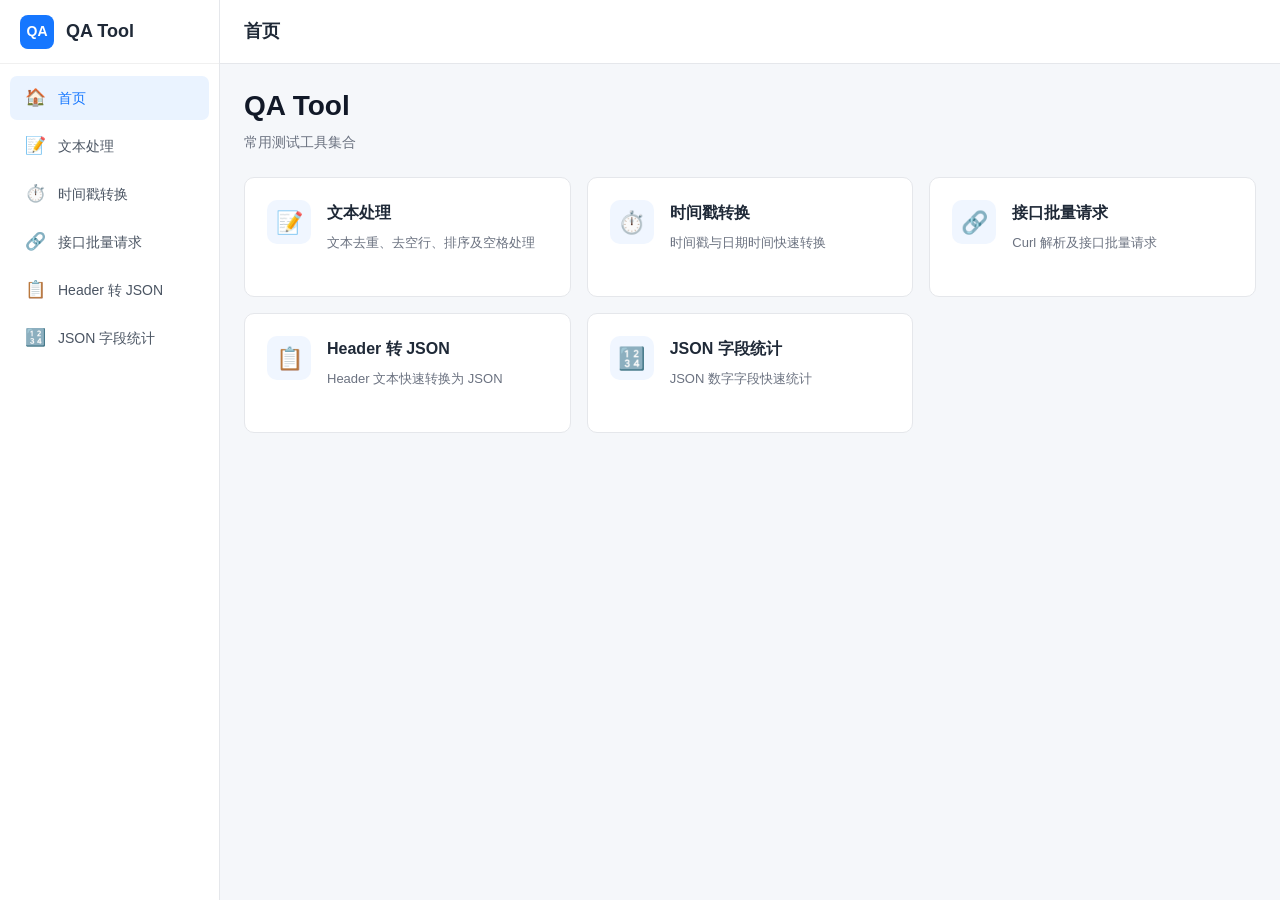
<file: index.html>
<!DOCTYPE html>
<html lang="zh-CN">

<head>

    <meta charset="UTF-8">

    <meta
        name="viewport"
        content="width=device-width, initial-scale=1.0"
    >

    <title>QA Tool</title>


    <!-- ========================================================
         Bootstrap
         ======================================================== -->

    <link
        href="https://cdn.jsdelivr.net/npm/bootstrap@5.3.3/dist/css/bootstrap.min.css"
        rel="stylesheet"
    >


    <!-- ========================================================
         公共 CSS
         ======================================================== -->

    <link
        rel="stylesheet"
        href="css/common.css"
    >


    <!-- ========================================================
         工具 CSS
         ======================================================== -->

    <link
        rel="stylesheet"
        href="css/tools/text_tool.css"
    >

    <link
        rel="stylesheet"
        href="css/tools/timestamp.css"
    >

    <link
        rel="stylesheet"
        href="css/tools/curl_batch.css"
    >

    <link
        rel="stylesheet"
        href="css/tools/header_tool.css"
    >

    <link
        rel="stylesheet"
        href="css/tools/json_sum.css"
    >

</head>


<body>

<div class="app-container">


    <!-- ========================================================
         左侧菜单
         ======================================================== -->

    <aside class="sidebar">

        <!-- Logo -->

        <div class="sidebar-logo">

            <div class="sidebar-logo-icon">
                QA
            </div>

            <div class="sidebar-logo-text">
                QA Tool
            </div>

        </div>


        <!-- 菜单 -->

        <div class="sidebar-menu">


            <!-- 首页 -->

            <div
                class="menu-item active"
                data-page="home"
            >

                <span class="menu-icon">
                    🏠
                </span>

                <span class="menu-text">
                    首页
                </span>

            </div>


            <!-- 文本处理 -->

            <div
                class="menu-item"
                data-page="text-tool"
            >

                <span class="menu-icon">
                    📝
                </span>

                <span class="menu-text">
                    文本处理
                </span>

            </div>


            <!-- 时间戳 -->

            <div
                class="menu-item"
                data-page="timestamp"
            >

                <span class="menu-icon">
                    ⏱️
                </span>

                <span class="menu-text">
                    时间戳转换
                </span>

            </div>


            <!-- 接口批量请求 -->

            <div
                class="menu-item"
                data-page="curl-batch"
            >

                <span class="menu-icon">
                    🔗
                </span>

                <span class="menu-text">
                    接口批量请求
                </span>

            </div>


            <!-- Header -->

            <div
                class="menu-item"
                data-page="header-tool"
            >

                <span class="menu-icon">
                    📋
                </span>

                <span class="menu-text">
                    Header 转 JSON
                </span>

            </div>


            <!-- JSON -->

            <div
                class="menu-item"
                data-page="json-sum"
            >

                <span class="menu-icon">
                    🔢
                </span>

                <span class="menu-text">
                    JSON 字段统计
                </span>

            </div>


        </div>

    </aside>


    <!-- ========================================================
         主区域
         ======================================================== -->

    <main class="main-container">


        <!-- ====================================================
             顶部
             ==================================================== -->

        <header class="topbar">

            <div class="topbar-title">
                首页
            </div>

        </header>


        <!-- ====================================================
             页面内容
             ==================================================== -->

        <div class="content-container">


            <!-- ==================================================
                 首页
                 ================================================== -->

            <section
                id="page-home"
                class="page"
            >

                <div class="home-page">

                    <div class="home-header">

                        <h1>
                            QA Tool
                        </h1>

                        <p>
                            常用测试工具集合
                        </p>

                    </div>


                    <div class="tool-grid">


                        <!-- 文本处理 -->

                        <div
                            class="tool-card"
                            data-page="text-tool"
                        >

                            <div class="tool-card-icon">
                                📝
                            </div>

                            <div class="tool-card-content">

                                <h3>
                                    文本处理
                                </h3>

                                <p>
                                    文本去重、去空行、排序及空格处理
                                </p>

                            </div>

                        </div>


                        <!-- 时间戳 -->

                        <div
                            class="tool-card"
                            data-page="timestamp"
                        >

                            <div class="tool-card-icon">
                                ⏱️
                            </div>

                            <div class="tool-card-content">

                                <h3>
                                    时间戳转换
                                </h3>

                                <p>
                                    时间戳与日期时间快速转换
                                </p>

                            </div>

                        </div>


                        <!-- Curl -->

                        <div
                            class="tool-card"
                            data-page="curl-batch"
                        >

                            <div class="tool-card-icon">
                                🔗
                            </div>

                            <div class="tool-card-content">

                                <h3>
                                    接口批量请求
                                </h3>

                                <p>
                                    Curl 解析及接口批量请求
                                </p>

                            </div>

                        </div>


                        <!-- Header -->

                        <div
                            class="tool-card"
                            data-page="header-tool"
                        >

                            <div class="tool-card-icon">
                                📋
                            </div>

                            <div class="tool-card-content">

                                <h3>
                                    Header 转 JSON
                                </h3>

                                <p>
                                    Header 文本快速转换为 JSON
                                </p>

                            </div>

                        </div>


                        <!-- JSON -->

                        <div
                            class="tool-card"
                            data-page="json-sum"
                        >

                            <div class="tool-card-icon">
                                🔢
                            </div>

                            <div class="tool-card-content">

                                <h3>
                                    JSON 字段统计
                                </h3>

                                <p>
                                    JSON 数字字段快速统计
                                </p>

                            </div>

                        </div>


                    </div>

                </div>

            </section>


            <!-- ==================================================
                 文本处理
                 ================================================== -->

            <section
                id="page-text-tool"
                class="page hidden"
            ></section>


            <!-- ==================================================
                 时间戳
                 ================================================== -->

            <section
                id="page-timestamp"
                class="page hidden"
            ></section>


            <!-- ==================================================
                 接口批量请求
                 ================================================== -->

            <section
                id="page-curl-batch"
                class="page hidden"
            ></section>


            <!-- ==================================================
                 Header
                 ================================================== -->

            <section
                id="page-header-tool"
                class="page hidden"
            ></section>


            <!-- ==================================================
                 JSON 字段统计
                 ================================================== -->

            <section
                id="page-json-sum"
                class="page hidden"
            ></section>


        </div>

    </main>

</div>


<!-- ============================================================
     Bootstrap JS
     ============================================================ -->

<script
    src="https://cdn.jsdelivr.net/npm/bootstrap@5.3.3/dist/js/bootstrap.bundle.min.js">
</script>


<!-- ============================================================
     公共 JS
     ============================================================ -->

<script src="js/common.js"></script>


<!-- ============================================================
     工具 JS
     ============================================================ -->

<script src="js/tools/text_tool.js"></script>

<script src="js/tools/timestamp.js"></script>

<script src="js/tools/curl_batch.js"></script>

<script src="js/tools/header_tool.js"></script>

<script src="js/tools/json_sum.js"></script>


</body>

</html>
</file>
<file: css/common.css>
/* =========================================================
   全局基础样式
   ========================================================= */

* {
    box-sizing: border-box;
}

html,
body {
    margin: 0;
    padding: 0;
    width: 100%;
    height: 100%;
    font-family:
        -apple-system,
        BlinkMacSystemFont,
        "Segoe UI",
        "Microsoft YaHei",
        Arial,
        sans-serif;
    background: #f5f7fa;
    color: #1f2937;
}

body {
    overflow: hidden;
}

button,
input,
textarea,
select {
    font-family: inherit;
}

button {
    cursor: pointer;
}

.hidden {
    display: none !important;
}


/* =========================================================
   主体布局
   ========================================================= */

.app-container {
    display: flex;
    width: 100%;
    height: 100vh;
    min-height: 600px;
}


/* =========================================================
   左侧菜单
   ========================================================= */

.sidebar {
    width: 220px;
    height: 100vh;
    flex-shrink: 0;
    background: #ffffff;
    border-right: 1px solid #e5e7eb;
    display: flex;
    flex-direction: column;
}


/* Logo */

.sidebar-logo {
    height: 64px;
    padding: 0 20px;
    display: flex;
    align-items: center;
    gap: 12px;
    border-bottom: 1px solid #f0f0f0;
}

.sidebar-logo-icon {
    width: 34px;
    height: 34px;
    border-radius: 8px;
    background: #1677ff;
    color: #ffffff;

    display: flex;
    align-items: center;
    justify-content: center;

    font-size: 14px;
    font-weight: 700;
}

.sidebar-logo-text {
    font-size: 18px;
    font-weight: 600;
    color: #1f2937;
}


/* 菜单 */

.sidebar-menu {
    padding: 12px 10px;
    overflow-y: auto;
}

.menu-item {
    height: 44px;
    padding: 0 14px;

    display: flex;
    align-items: center;
    gap: 12px;

    margin-bottom: 4px;

    border-radius: 7px;

    color: #4b5563;

    font-size: 14px;

    transition:
        background-color 0.15s ease,
        color 0.15s ease;
}

.menu-item:hover {
    background: #f3f6fa;
    color: #1677ff;
}

.menu-item.active {
    background: #eaf3ff;
    color: #1677ff;
    font-weight: 500;
}

.menu-icon {
    width: 22px;
    text-align: center;
    font-size: 17px;
    flex-shrink: 0;
}

.menu-text {
    white-space: nowrap;
}


/* =========================================================
   右侧主体
   ========================================================= */

.main-container {
    flex: 1;
    min-width: 0;
    height: 100vh;

    display: flex;
    flex-direction: column;

    background: #f5f7fa;
}


/* =========================================================
   顶部导航
   ========================================================= */

.topbar {
    height: 64px;
    flex-shrink: 0;

    background: #ffffff;
    border-bottom: 1px solid #e5e7eb;

    display: flex;
    align-items: center;

    padding: 0 24px;
}

.topbar-title {
    font-size: 18px;
    font-weight: 600;
    color: #1f2937;
}


/* =========================================================
   内容区域
   ========================================================= */

.content-container {
    flex: 1;
    min-height: 0;

    padding: 24px;

    overflow-y: auto;
    overflow-x: hidden;
}


/* 页面 */

.page {
    width: 100%;
    min-height: 100%;
}


/* =========================================================
   首页
   ========================================================= */

.home-page {
    width: 100%;
    max-width: 1400px;
    margin: 0 auto;
}


/* 首页标题 */

.home-header {
    margin-bottom: 24px;
}

.home-header h1 {
    margin: 0 0 8px;
    font-size: 28px;
    line-height: 1.3;
    font-weight: 600;
    color: #111827;
}

.home-header p {
    margin: 0;
    font-size: 14px;
    color: #6b7280;
}


/* =========================================================
   首页工具卡片
   ========================================================= */

.tool-grid {
    display: grid;

    grid-template-columns:
        repeat(auto-fill, minmax(280px, 1fr));

    gap: 16px;
}

.tool-card {
    min-height: 120px;

    padding: 22px;

    background: #ffffff;
    border: 1px solid #e5e7eb;
    border-radius: 10px;

    display: flex;
    align-items: flex-start;
    gap: 16px;

    cursor: pointer;

    transition:
        transform 0.15s ease,
        box-shadow 0.15s ease,
        border-color 0.15s ease;
}

.tool-card:hover {
    transform: translateY(-2px);

    border-color: #c7dcff;

    box-shadow:
        0 6px 18px rgba(15, 23, 42, 0.08);
}

.tool-card-icon {
    width: 44px;
    height: 44px;

    flex-shrink: 0;

    border-radius: 10px;

    background: #f0f6ff;

    display: flex;
    align-items: center;
    justify-content: center;

    font-size: 22px;
}

.tool-card-content {
    min-width: 0;
}

.tool-card-content h3 {
    margin: 2px 0 8px;

    font-size: 16px;
    line-height: 1.4;

    font-weight: 600;
    color: #1f2937;
}

.tool-card-content p {
    margin: 0;

    font-size: 13px;
    line-height: 1.6;

    color: #6b7280;
}


/* =========================================================
   公共卡片
   ========================================================= */

.card {
    border: 1px solid #e5e7eb;
    border-radius: 10px;
    box-shadow: none;
}


/* =========================================================
   公共滚动条
   ========================================================= */

* {
    scrollbar-width: thin;
    scrollbar-color: #cbd5e1 transparent;
}

*::-webkit-scrollbar {
    width: 7px;
    height: 7px;
}

*::-webkit-scrollbar-track {
    background: transparent;
}

*::-webkit-scrollbar-thumb {
    background: #cbd5e1;
    border-radius: 10px;
}

*::-webkit-scrollbar-thumb:hover {
    background: #94a3b8;
}


/* =========================================================
   公共输入框
   ========================================================= */

input,
textarea,
select {
    outline: none;
}

input:focus,
textarea:focus,
select:focus {
    border-color: #1677ff;
    box-shadow: 0 0 0 3px rgba(22, 119, 255, 0.08);
}


/* =========================================================
   公共按钮
   ========================================================= */

.btn {
    border-radius: 6px;
}


/* =========================================================
   响应式
   ========================================================= */

@media (max-width: 900px) {

    .sidebar {
        width: 190px;
    }

    .content-container {
        padding: 20px;
    }

    .tool-grid {
        grid-template-columns:
            repeat(auto-fill, minmax(240px, 1fr));
    }
}


@media (max-width: 700px) {

    .app-container {
        min-height: 100vh;
    }

    .sidebar {
        width: 64px;
    }

    .sidebar-logo {
        padding: 0;
        justify-content: center;
    }

    .sidebar-logo-text {
        display: none;
    }

    .sidebar-menu {
        padding: 10px 8px;
    }

    .menu-item {
        padding: 0;
        justify-content: center;
    }

    .menu-text {
        display: none;
    }

    .topbar {
        padding: 0 16px;
    }

    .content-container {
        padding: 16px;
    }

    .home-header h1 {
        font-size: 24px;
    }

    .tool-grid {
        grid-template-columns: 1fr;
    }
}


/* =========================================================
   小屏幕
   ========================================================= */

@media (max-width: 480px) {

    .sidebar {
        width: 54px;
    }

    .sidebar-logo-icon {
        width: 32px;
        height: 32px;
    }

    .content-container {
        padding: 12px;
    }

    .topbar {
        height: 56px;
    }

    .topbar-title {
        font-size: 16px;
    }
}
</file>
<file: css/tools/text_tool.css>
/* ============================================================
   文本处理工具
   ============================================================ */

.text-tool {
    width: 100%;
}


/* ============================================================
   页面标题
   ============================================================ */

.text-tool-header {
    margin-bottom: 24px;
}

.text-tool-header h2 {
    margin: 0 0 6px;

    color: #212529;

    font-size: 26px;
    font-weight: 600;
}

.text-tool-header p {
    margin: 0;

    color: #8a8f98;

    font-size: 13px;
}


/* ============================================================
   卡片
   ============================================================ */

.text-tool-card {
    margin-bottom: 20px;

    background: #ffffff;

    border: 1px solid #e5e7eb;
    border-radius: 10px;

    overflow: hidden;
}


/* ============================================================
   卡片头部
   ============================================================ */

.text-tool-card-header {
    min-height: 64px;

    padding: 16px 20px;

    display: flex;
    align-items: center;
    justify-content: space-between;

    gap: 20px;

    border-bottom: 1px solid #edf0f2;
}

.text-tool-card-header h3 {
    margin: 0 0 4px;

    color: #212529;

    font-size: 15px;
    font-weight: 600;
}

.text-tool-card-header p {
    margin: 0;

    color: #8a8f98;

    font-size: 12px;
}


/* ============================================================
   数据统计
   ============================================================ */

.text-tool-stats {
    display: flex;
    align-items: center;

    gap: 18px;

    color: #8a8f98;

    font-size: 12px;

    white-space: nowrap;
}

.text-tool-stats strong {
    color: #495057;

    font-weight: 600;
}


/* ============================================================
   卡片内容
   ============================================================ */

.text-tool-card-body {
    padding: 20px;
}


/* ============================================================
   文本框
   ============================================================ */

.text-tool-input,
.text-tool-output {
    width: 100%;

    box-sizing: border-box;

    padding: 16px 18px;

    border: 1px solid #dfe3e8;
    border-radius: 8px;

    outline: none;

    color: #212529;

    font-family:
        Consolas,
        Monaco,
        "Courier New",
        monospace;

    font-size: 14px;

    line-height: 1.7;

    resize: vertical;

    tab-size: 4;

    transition:
        border-color 0.15s ease,
        box-shadow 0.15s ease;
}


/* 输入框 */

.text-tool-input {
    height: 420px;

    min-height: 300px;

    background: #ffffff;

    white-space: pre;

    overflow-y: auto;
}


/* 输出框 */

.text-tool-output {
    height: 420px;

    min-height: 300px;

    background: #f8f9fa;

    white-space: pre;

    overflow-y: auto;

    cursor: text;
}


/* 聚焦 */

.text-tool-input:focus,
.text-tool-output:focus {
    border-color: #86b7fe;

    box-shadow:
        0 0 0 0.2rem
        rgba(13, 110, 253, 0.1);
}


/* ============================================================
   操作按钮区域
   ============================================================ */

.text-tool-actions {
    display: flex;
    align-items: center;
    flex-wrap: wrap;

    gap: 10px;

    margin-top: 14px;
}


/* ============================================================
   按钮
   ============================================================ */

.text-tool-btn {
    height: 36px;

    padding: 0 16px;

    border: 1px solid #d8dde3;
    border-radius: 6px;

    background: #ffffff;

    color: #495057;

    font-size: 13px;

    cursor: pointer;

    transition:
        background-color 0.15s ease,
        border-color 0.15s ease,
        color 0.15s ease,
        box-shadow 0.15s ease;
}

.text-tool-btn:hover {
    background: #f8f9fa;

    border-color: #adb5bd;
}

.text-tool-btn:active {
    transform: translateY(1px);
}


/* 主按钮 */

.text-tool-btn-primary {
    background: #0d6efd;

    border-color: #0d6efd;

    color: #ffffff;
}

.text-tool-btn-primary:hover {
    background: #0b5ed7;

    border-color: #0a58ca;

    color: #ffffff;
}


/* 危险按钮 */

.text-tool-btn-danger {
    background: #ffffff;

    border-color: #f1b0b7;

    color: #dc3545;
}

.text-tool-btn-danger:hover {
    background: #dc3545;

    border-color: #dc3545;

    color: #ffffff;
}


/* ============================================================
   消息
   ============================================================ */

.text-tool-message {
    min-height: 20px;

    margin-top: 8px;

    font-size: 13px;
}

.text-tool-message.success {
    color: #198754;
}

.text-tool-message.error {
    color: #dc3545;
}


/* ============================================================
   滚动条
   ============================================================ */

.text-tool-input::-webkit-scrollbar,
.text-tool-output::-webkit-scrollbar {
    width: 8px;
    height: 8px;
}

.text-tool-input::-webkit-scrollbar-track,
.text-tool-output::-webkit-scrollbar-track {
    background: #f1f3f5;

    border-radius: 4px;
}

.text-tool-input::-webkit-scrollbar-thumb,
.text-tool-output::-webkit-scrollbar-thumb {
    background: #ced4da;

    border-radius: 4px;
}

.text-tool-input::-webkit-scrollbar-thumb:hover,
.text-tool-output::-webkit-scrollbar-thumb:hover {
    background: #adb5bd;
}


/* ============================================================
   移动端
   ============================================================ */

@media (max-width: 768px) {

    .text-tool-card-header {
        align-items: flex-start;

        flex-direction: column;

        gap: 10px;
    }

    .text-tool-card-body {
        padding: 16px;
    }

    .text-tool-input,
    .text-tool-output {
        height: 50vh;

        min-height: 300px;
    }

    .text-tool-stats {
        gap: 12px;
    }

}
</file>
<file: css/tools/timestamp.css>
.timestamp-tool {

    width:100%;

}


/* 当前时间 */

.timestamp-current-card {


    background:#fff;

    border:1px solid #e5e7eb;

    border-radius:12px;

    padding:20px;

    margin-bottom:20px;


}


.timestamp-current-title {


    font-size:14px;

    color:#6b7280;

    margin-bottom:8px;


}



.timestamp-current-time {


    font-size:28px;

    font-weight:600;

    color:#111827;

    font-family:
    Consolas,
    monospace;


}





/* 标题 */


.timestamp-header {


    margin-bottom:24px;

}


.timestamp-header h2 {


    margin:0 0 6px;

    font-size:26px;

    color:#212529;


}


.timestamp-header p {


    margin:0;

    color:#8a8f98;

    font-size:13px;

}




/* 左右布局 */


.timestamp-container {


    display:flex;

    gap:20px;


}



.timestamp-card {


    flex:1;

    background:#fff;

    border:

    1px solid #e5e7eb;


    border-radius:12px;


    overflow:hidden;


}




.timestamp-card-title {


    padding:18px 20px;


    font-size:16px;

    font-weight:600;


    border-bottom:

    1px solid #edf0f2;


    color:#212529;


}




.timestamp-body {


    padding:24px;


}




.timestamp-body label {


    display:block;

    margin-bottom:8px;

    font-size:13px;

    color:#6b7280;


}



.timestamp-input {


    width:100%;


    height:42px;


    border:

    1px solid #dfe3e8;


    border-radius:8px;


    padding:0 12px;


    font-size:14px;


    box-sizing:border-box;


    margin-bottom:16px;


}


.timestamp-input:focus {


    outline:none;


    border-color:#86b7fe;


    box-shadow:
    0 0 0 3px
    rgba(13,110,253,.1);


}



.timestamp-btn {


    width:100%;


    height:42px;


    border:none;


    border-radius:8px;


    background:#0d6efd;


    color:white;


    font-size:14px;


    cursor:pointer;


}



.timestamp-btn:hover {


    opacity:.9;


}





.timestamp-result {


    margin-top:20px;


}


.timestamp-result span {


    display:block;

    font-size:13px;

    color:#6b7280;

    margin-bottom:8px;


}


.timestamp-result input {


    width:100%;

    height:42px;


    background:#f8f9fa;


    border:

    1px solid #e5e7eb;


    border-radius:8px;


    padding:0 12px;


    font-family:

    Consolas,
    monospace;


}



/* 手机 */

@media(max-width:768px){


.timestamp-container{


    flex-direction:column;


}


}
</file>
<file: css/tools/curl_batch.css>
/* =====================================================
   Curl 批量请求
   ===================================================== */

.curl-batch-tool {
    width: 100%;
    max-width: 1400px;
    margin: 0 auto;
}


/* =====================================================
   页面头部
   ===================================================== */

.curl-batch-header {
    margin-bottom: 24px;
}

.curl-batch-header h2 {
    margin: 0 0 8px;
    font-size: 24px;
    font-weight: 700;
    color: #111827;
}

.curl-batch-header p {
    margin: 0;
    font-size: 14px;
    color: #6b7280;
}


/* =====================================================
   卡片
   ===================================================== */

.curl-batch-card {
    margin-bottom: 20px;
    background: #ffffff;
    border: 1px solid #e5e7eb;
    border-radius: 12px;
    overflow: hidden;
}

.curl-batch-card.hidden {
    display: none;
}

.curl-batch-card-header {
    display: flex;
    align-items: center;
    justify-content: space-between;
    gap: 20px;
    padding: 18px 20px;
    border-bottom: 1px solid #e5e7eb;
    background: #ffffff;
}

.curl-batch-card-header h3 {
    margin: 0 0 5px;
    font-size: 16px;
    font-weight: 600;
    color: #111827;
}

.curl-batch-card-header p {
    margin: 0;
    font-size: 13px;
    color: #6b7280;
}

.curl-batch-card-body {
    padding: 20px;
}


/* =====================================================
   Curl 输入
   ===================================================== */

.curl-batch-input {
    width: 100%;
    min-height: 260px;
    padding: 14px 16px;

    border: 1px solid #d1d5db;
    border-radius: 8px;

    background: #ffffff;

    color: #111827;

    font-family:
        Consolas,
        Monaco,
        "Courier New",
        monospace;

    font-size: 13px;
    line-height: 1.6;

    resize: vertical;

    box-sizing: border-box;

    outline: none;
}

.curl-batch-input:focus {
    border-color: #2563eb;
    box-shadow:
        0 0 0 3px rgba(37, 99, 235, 0.08);
}


/* =====================================================
   按钮
   ===================================================== */

.curl-batch-actions {
    display: flex;
    align-items: center;
    gap: 10px;
    margin-top: 16px;
    flex-wrap: wrap;
}

.curl-batch-btn {
    height: 38px;
    padding: 0 16px;

    border: 1px solid #d1d5db;
    border-radius: 7px;

    background: #ffffff;

    color: #374151;

    font-size: 14px;
    font-weight: 500;

    cursor: pointer;

    transition:
        background 0.15s,
        border-color 0.15s,
        color 0.15s;
}

.curl-batch-btn:hover {
    background: #f9fafb;
    border-color: #9ca3af;
}

.curl-batch-btn-primary {
    border-color: #2563eb;
    background: #2563eb;
    color: #ffffff;
}

.curl-batch-btn-primary:hover {
    border-color: #1d4ed8;
    background: #1d4ed8;
    color: #ffffff;
}


/* =====================================================
   消息
   ===================================================== */

.curl-batch-message {
    min-height: 20px;
    margin-top: 12px;
    font-size: 13px;
}

.curl-batch-message.success {
    color: #16a34a;
}

.curl-batch-message.error {
    color: #dc2626;
}


/* =====================================================
   请求基本信息
   ===================================================== */

.curl-info-grid {
    display: grid;
    grid-template-columns: 180px minmax(0, 1fr);
    gap: 12px;
    margin-bottom: 24px;
}

.curl-info-item {
    min-width: 0;
    padding: 14px 16px;

    border: 1px solid #e5e7eb;
    border-radius: 8px;

    background: #f9fafb;
}

.curl-info-item span {
    display: block;
    margin-bottom: 6px;

    font-size: 12px;
    color: #6b7280;
}

.curl-info-item strong {
    display: block;

    font-size: 14px;
    color: #111827;

    word-break: break-all;
}

.curl-url-text {
    font-family:
        Consolas,
        Monaco,
        "Courier New",
        monospace;

    font-size: 13px !important;
}


/* =====================================================
   Section
   ===================================================== */

.curl-section {
    margin-top: 24px;
}

.curl-section:first-child {
    margin-top: 0;
}

.curl-section-title {
    margin-bottom: 10px;

    font-size: 14px;
    font-weight: 600;
    color: #111827;
}

.curl-section-desc {
    margin: -4px 0 12px;

    font-size: 13px;
    color: #6b7280;
}


/* =====================================================
   参数
   ===================================================== */

.curl-param-item {
    display: grid;
    grid-template-columns: 240px minmax(0, 1fr);
    gap: 12px;

    padding: 11px 14px;

    border-bottom: 1px solid #f0f0f0;

    font-size: 13px;
}

.curl-param-item:first-child {
    border-top: 1px solid #f0f0f0;
}

.curl-param-name {
    color: #374151;
    font-weight: 500;

    word-break: break-all;
}

.curl-param-value {
    color: #6b7280;

    word-break: break-all;

    font-family:
        Consolas,
        Monaco,
        "Courier New",
        monospace;
}


/* =====================================================
   动态参数
   ===================================================== */

.batch-parameter-item {
    display: grid;

    grid-template-columns:
        110px
        minmax(180px, 1fr)
        220px;

    align-items: center;

    gap: 16px;

    padding: 13px 14px;

    border: 1px solid #e5e7eb;
    border-radius: 8px;

    margin-bottom: 8px;

    background: #ffffff;
}

.batch-parameter-item:hover {
    background: #f9fafb;
}

.batch-parameter-check {
    display: flex;
    align-items: center;
    gap: 8px;

    cursor: pointer;

    font-size: 13px;
    color: #374151;
}

.batch-parameter-check input {
    width: 16px;
    height: 16px;

    margin: 0;

    cursor: pointer;
}

.batch-parameter-info {
    min-width: 0;
}

.batch-parameter-name {
    margin-bottom: 4px;

    font-size: 13px;
    font-weight: 600;
    color: #111827;

    word-break: break-all;
}

.batch-parameter-value {
    font-size: 12px;
    color: #6b7280;

    word-break: break-all;
}

.batch-parameter-rule {
    display: flex;
    align-items: center;
    gap: 7px;
}

.batch-parameter-rule span {
    color: #9ca3af;
    font-size: 13px;
}

.batch-parameter-start,
.batch-parameter-step {
    width: 90px;
    height: 34px;

    padding: 0 9px;

    border: 1px solid #d1d5db;
    border-radius: 6px;

    font-size: 13px;

    outline: none;

    box-sizing: border-box;
}

.batch-parameter-start:focus,
.batch-parameter-step:focus {
    border-color: #2563eb;

    box-shadow:
        0 0 0 3px rgba(37, 99, 235, 0.08);
}


/* =====================================================
   批量配置
   ===================================================== */

.batch-config {
    display: grid;

    grid-template-columns:
        220px
        220px;

    gap: 16px;
}

.batch-config-item {
    display: flex;
    flex-direction: column;
    gap: 7px;
}

.batch-config-item label {
    font-size: 13px;
    font-weight: 500;
    color: #374151;
}

.batch-config-input {
    width: 100%;
    height: 38px;

    padding: 0 10px;

    border: 1px solid #d1d5db;
    border-radius: 7px;

    font-size: 14px;

    box-sizing: border-box;

    outline: none;
}

.batch-config-input:focus {
    border-color: #2563eb;

    box-shadow:
        0 0 0 3px rgba(37, 99, 235, 0.08);
}


/* =====================================================
   预览
   ===================================================== */

.batch-preview-item {
    margin-bottom: 12px;

    border: 1px solid #e5e7eb;
    border-radius: 8px;

    overflow: hidden;

    background: #ffffff;
}

.batch-preview-item:last-child {
    margin-bottom: 0;
}

.batch-preview-header {
    display: flex;
    align-items: center;

    min-height: 42px;

    padding: 0 14px;

    border-bottom: 1px solid #e5e7eb;

    background: #f9fafb;

    font-size: 13px;
    color: #374151;
}

.batch-preview-content {
    padding: 14px;

    font-size: 13px;
    line-height: 1.7;

    color: #374151;
}

.batch-preview-content > div {
    margin-bottom: 8px;
}

.batch-preview-content > div:last-child {
    margin-bottom: 0;
}


/* =====================================================
   代码区域
   ===================================================== */

.batch-detail-pre {
    width: 100%;

    margin: 8px 0 0;

    padding: 12px;

    border: 1px solid #e5e7eb;
    border-radius: 7px;

    background: #f8fafc;

    color: #374151;

    font-family:
        Consolas,
        Monaco,
        "Courier New",
        monospace;

    font-size: 12px;
    line-height: 1.6;

    white-space: pre-wrap;
    word-break: break-all;

    max-height: 420px;
    overflow: auto;

    box-sizing: border-box;
}


/* =====================================================
   执行结果
   ===================================================== */

.batch-summary {
    display: flex;
    align-items: center;
    gap: 18px;

    flex-shrink: 0;

    font-size: 13px;
    color: #6b7280;
}

.batch-summary strong {
    margin-left: 3px;

    font-size: 14px;
    color: #111827;
}

.batch-result-item {
    margin-bottom: 10px;

    border: 1px solid #e5e7eb;
    border-radius: 8px;

    overflow: hidden;

    background: #ffffff;
}

.batch-result-item:last-child {
    margin-bottom: 0;
}

.batch-result-header {
    display: flex;
    align-items: center;
    justify-content: space-between;

    gap: 16px;

    min-height: 48px;

    padding: 0 14px;

    border-bottom: 1px solid #e5e7eb;

    background: #f9fafb;
}

.batch-result-header > div {
    display: flex;
    align-items: center;
    gap: 10px;

    min-width: 0;
}

.batch-result-header strong {
    font-size: 13px;
    color: #374151;
}

.batch-result-status {
    display: inline-flex;

    align-items: center;
    justify-content: center;

    min-width: 48px;
    height: 24px;

    padding: 0 8px;

    border-radius: 5px;

    font-size: 12px;
    font-weight: 600;
}

.batch-result-status.success {
    background: #ecfdf5;
    color: #059669;
}

.batch-result-status.error {
    background: #fef2f2;
    color: #dc2626;
}

.batch-view-button {
    flex-shrink: 0;
}

.batch-result-content {
    padding: 12px 14px;

    font-size: 13px;
    line-height: 1.7;

    color: #4b5563;
}

.batch-result-content > div {
    margin-bottom: 5px;
}

.batch-result-content > div:last-child {
    margin-bottom: 0;
}

.batch-result-url {
    word-break: break-all;
}

.batch-result-error {
    color: #dc2626;
}


/* =====================================================
   Modal
   ===================================================== */

#curlResultDetailModal .modal-dialog {
    max-width: 1100px;
}

#curlResultDetailModal .modal-content {
    border: 0;
    border-radius: 10px;
    overflow: hidden;
}

#curlResultDetailModal .modal-header {
    padding: 16px 20px;
}

#curlResultDetailModal .modal-body {
    padding: 20px;
}

#curlResultDetailModal h6 {
    margin-bottom: 8px;

    font-size: 14px;
    font-weight: 600;
    color: #111827;
}

#curlResultDetailModal .card {
    border-color: #e5e7eb;
    box-shadow: none;
}

#curlResultDetailModal .card-body {
    padding: 14px;
}


/* =====================================================
   隐藏
   ===================================================== */

.hidden {
    display: none !important;
}


/* =====================================================
   响应式
   ===================================================== */

@media (max-width: 1100px) {

    .batch-parameter-item {
        grid-template-columns:
            100px
            minmax(160px, 1fr)
            190px;
    }

    .batch-parameter-start,
    .batch-parameter-step {
        width: 75px;
    }
}


@media (max-width: 800px) {

    .curl-batch-card-body {
        padding: 15px;
    }

    .curl-batch-card-header {
        padding: 15px;
    }

    .curl-info-grid {
        grid-template-columns: 1fr;
    }

    .batch-parameter-item {
        grid-template-columns: 1fr;
        gap: 10px;
    }

    .batch-parameter-rule {
        width: 100%;
    }

    .batch-config {
        grid-template-columns: 1fr;
    }

    .batch-summary {
        flex-wrap: wrap;
        gap: 8px 14px;
    }

    .curl-batch-card-header {
        align-items: flex-start;
        flex-direction: column;
    }

    .curl-param-item {
        grid-template-columns: 1fr;
        gap: 4px;
    }
}


@media (max-width: 500px) {

    .curl-batch-header h2 {
        font-size: 20px;
    }

    .curl-batch-input {
        min-height: 220px;
    }

    .curl-batch-actions {
        width: 100%;
    }

    .curl-batch-btn {
        flex: 1;
    }

    .batch-parameter-rule {
        flex-wrap: wrap;
    }

    .batch-result-header {
        align-items: flex-start;
        flex-direction: column;
        padding: 10px 14px;
    }
}

.preview-limit-tip {
    display: inline-flex;
    align-items: center;

    margin-left: 8px;
    padding: 3px 8px;

    border-radius: 5px;

    background: #eff6ff;
    color: #2563eb;

    font-size: 12px;
    font-weight: 500;

    vertical-align: middle;
}
</file>
<file: css/tools/header_tool.css>
/* =========================================================
   Header 转 JSON
   ========================================================= */

.header-tool {
    width: 100%;
    max-width: 1400px;
    margin: 0 auto;
}


/* =========================================================
   页面标题
   ========================================================= */

.header-tool-header {
    margin-bottom: 20px;
}

.header-tool-header h2 {
    margin: 0 0 8px;

    font-size: 26px;
    line-height: 1.4;

    font-weight: 600;

    color: #111827;
}

.header-tool-header p {
    margin: 0;

    font-size: 13px;
    line-height: 1.6;

    color: #6b7280;
}


/* =========================================================
   卡片
   ========================================================= */

.header-tool-card {
    margin-bottom: 18px;

    background: #ffffff;

    border: 1px solid #e5e7eb;

    border-radius: 10px;

    overflow: hidden;
}


/* =========================================================
   卡片 Header
   ========================================================= */

.header-tool-card-header {
    min-height: 64px;

    padding: 16px 20px;

    display: flex;
    align-items: center;
    justify-content: space-between;

    gap: 20px;

    border-bottom: 1px solid #f0f0f0;
}

.header-tool-card-header h3 {
    margin: 0 0 5px;

    font-size: 16px;

    font-weight: 600;

    color: #1f2937;
}

.header-tool-card-header p {
    margin: 0;

    font-size: 12px;

    color: #9ca3af;
}


/* =========================================================
   Card Body
   ========================================================= */

.header-tool-card-body {
    padding: 20px;
}


/* =========================================================
   输入框
   ========================================================= */

.header-tool-input,
.header-tool-output {
    width: 100%;

    min-height: 380px;

    padding: 15px 16px;

    box-sizing: border-box;

    resize: vertical;

    border: 1px solid #d1d5db;

    border-radius: 7px;

    background: #ffffff;

    color: #1f2937;

    font-family:
        Consolas,
        Monaco,
        "Courier New",
        monospace;

    font-size: 13px;

    line-height: 1.7;

    outline: none;
}

.header-tool-input:focus {
    border-color: #1677ff;

    box-shadow:
        0 0 0 3px rgba(22, 119, 255, 0.08);
}


/* =========================================================
   输出
   ========================================================= */

.header-tool-output {
    background: #f8fafc;

    cursor: text;
}


/* =========================================================
   按钮
   ========================================================= */

.header-tool-actions {
    margin-top: 16px;

    display: flex;
    flex-wrap: wrap;

    gap: 10px;
}

.header-tool-btn {
    height: 36px;

    padding: 0 16px;

    border: 1px solid #d1d5db;

    border-radius: 6px;

    background: #ffffff;

    color: #374151;

    font-size: 13px;

    cursor: pointer;

    transition:
        background 0.15s,
        border-color 0.15s;
}

.header-tool-btn:hover {
    background: #f8fafc;

    border-color: #9ca3af;
}

.header-tool-btn-primary {
    border-color: #1677ff;

    background: #1677ff;

    color: #ffffff;
}

.header-tool-btn-primary:hover {
    border-color: #4096ff;

    background: #4096ff;
}

.header-tool-btn-danger {
    color: #dc2626;

    border-color: #fecaca;
}

.header-tool-btn-danger:hover {
    background: #fef2f2;

    border-color: #fca5a5;
}

.header-tool-btn:disabled {
    opacity: 0.6;

    cursor: not-allowed;
}


/* =========================================================
   消息
   ========================================================= */

.header-tool-message {
    min-height: 20px;

    margin-top: 10px;

    font-size: 13px;
}

.header-tool-message.success {
    color: #16a34a;
}

.header-tool-message.error {
    color: #dc2626;
}


/* =========================================================
   结果信息
   ========================================================= */

.header-tool-result-info {
    margin-top: 12px;

    display: flex;

    gap: 20px;

    font-size: 12px;

    color: #6b7280;
}

.header-tool-result-info strong {
    color: #111827;
}


/* =========================================================
   Hidden
   ========================================================= */

.header-tool .hidden {
    display: none !important;
}


/* =========================================================
   滚动条
   ========================================================= */

.header-tool-input::-webkit-scrollbar,
.header-tool-output::-webkit-scrollbar {
    width: 8px;
}

.header-tool-input::-webkit-scrollbar-thumb,
.header-tool-output::-webkit-scrollbar-thumb {
    background: #d1d5db;

    border-radius: 4px;
}

.header-tool-input::-webkit-scrollbar-thumb:hover,
.header-tool-output::-webkit-scrollbar-thumb:hover {
    background: #9ca3af;
}


/* =========================================================
   手机端
   ========================================================= */

@media (max-width: 650px) {

    .header-tool-card-body {
        padding: 16px;
    }

    .header-tool-card-header {
        padding: 14px 16px;
    }

    .header-tool-input,
    .header-tool-output {
        min-height: 300px;
    }

    .header-tool-result-info {
        flex-direction: column;

        gap: 6px;
    }
}
</file>
<file: css/tools/json_sum.css>
/* =========================================================
   JSON 字段统计
   ========================================================= */

.json-sum-tool {
    width: 100%;
    max-width: 1400px;
    margin: 0 auto;
}


/* =========================================================
   页面标题
   ========================================================= */

.json-sum-header {
    margin-bottom: 20px;
}

.json-sum-header h2 {
    margin: 0 0 8px;

    font-size: 26px;
    line-height: 1.4;

    font-weight: 600;

    color: #111827;
}

.json-sum-header p {
    margin: 0;

    font-size: 13px;
    line-height: 1.6;

    color: #6b7280;
}


/* =========================================================
   卡片
   ========================================================= */

.json-sum-card {
    margin-bottom: 18px;

    background: #ffffff;

    border: 1px solid #e5e7eb;

    border-radius: 10px;

    overflow: hidden;
}


/* =========================================================
   卡片 Header
   ========================================================= */

.json-sum-card-header {
    min-height: 64px;

    padding: 16px 20px;

    display: flex;
    align-items: center;
    justify-content: space-between;

    gap: 20px;

    border-bottom: 1px solid #f0f0f0;
}

.json-sum-card-header h3 {
    margin: 0 0 5px;

    font-size: 16px;

    font-weight: 600;

    color: #1f2937;
}

.json-sum-card-header p {
    margin: 0;

    font-size: 12px;

    color: #9ca3af;
}


/* =========================================================
   Card Body
   ========================================================= */

.json-sum-card-body {
    padding: 20px;
}


/* =========================================================
   JSON 输入
   ========================================================= */

.json-sum-input {
    width: 100%;

    min-height: 360px;

    padding: 15px 16px;

    box-sizing: border-box;

    resize: vertical;

    border: 1px solid #d1d5db;

    border-radius: 7px;

    background: #ffffff;

    color: #1f2937;

    font-family:
        Consolas,
        Monaco,
        "Courier New",
        monospace;

    font-size: 13px;

    line-height: 1.7;

    outline: none;
}

.json-sum-input:focus {
    border-color: #1677ff;

    box-shadow:
        0 0 0 3px rgba(22, 119, 255, 0.08);
}


/* =========================================================
   操作按钮
   ========================================================= */

.json-sum-actions {
    margin-top: 16px;

    display: flex;
    flex-wrap: wrap;

    gap: 10px;
}

.json-sum-btn {
    height: 36px;

    padding: 0 16px;

    border: 1px solid #d1d5db;

    border-radius: 6px;

    background: #ffffff;

    color: #374151;

    font-size: 13px;

    cursor: pointer;

    transition:
        background 0.15s,
        border-color 0.15s;
}

.json-sum-btn:hover {
    background: #f8fafc;

    border-color: #9ca3af;
}

.json-sum-btn-primary {
    border-color: #1677ff;

    background: #1677ff;

    color: #ffffff;
}

.json-sum-btn-primary:hover {
    border-color: #4096ff;

    background: #4096ff;
}

.json-sum-btn-danger {
    color: #dc2626;

    border-color: #fecaca;
}

.json-sum-btn-danger:hover {
    background: #fef2f2;

    border-color: #fca5a5;
}


/* =========================================================
   消息
   ========================================================= */

.json-sum-message {
    min-height: 20px;

    margin-top: 10px;

    font-size: 13px;
}

.json-sum-message.success {
    color: #16a34a;
}

.json-sum-message.error {
    color: #dc2626;
}


/* =========================================================
   数据数量
   ========================================================= */

.json-sum-data-count {
    flex-shrink: 0;

    padding: 7px 12px;

    background: #f8fafc;

    border: 1px solid #e5e7eb;

    border-radius: 6px;

    font-size: 12px;

    color: #6b7280;
}

.json-sum-data-count strong {
    color: #1677ff;

    font-size: 14px;
}


/* =========================================================
   字段选择操作
   ========================================================= */

.json-sum-select-actions {
    display: flex;

    align-items: center;

    flex-wrap: wrap;

    gap: 10px;

    margin-bottom: 14px;

    font-size: 12px;

    color: #6b7280;
}

.json-sum-select-actions strong {
    color: #111827;
}


/* =========================================================
   小按钮
   ========================================================= */

.json-sum-small-btn {
    height: 30px;

    padding: 0 12px;

    border: 1px solid #d1d5db;

    border-radius: 5px;

    background: #ffffff;

    color: #374151;

    font-size: 12px;

    cursor: pointer;
}

.json-sum-small-btn:hover {
    background: #f8fafc;

    border-color: #9ca3af;
}


/* =========================================================
   字段列表
   ========================================================= */

.json-sum-field-list {
    display: grid;

    grid-template-columns:
        repeat(auto-fill, minmax(220px, 1fr));

    gap: 10px;

    padding: 4px 0;
}

.json-sum-field-item {
    min-height: 48px;

    padding: 0 14px;

    display: flex;

    align-items: center;

    gap: 10px;

    border: 1px solid #e5e7eb;

    border-radius: 7px;

    background: #ffffff;

    cursor: pointer;

    transition:
        background 0.15s,
        border-color 0.15s;
}

.json-sum-field-item:hover {
    background: #f8fafc;

    border-color: #cbd5e1;
}

.json-sum-field-item.checked {
    background: #eff6ff;

    border-color: #93c5fd;
}

.json-sum-field-item input {
    width: 16px;
    height: 16px;

    margin: 0;

    accent-color: #1677ff;

    cursor: pointer;
}

.json-sum-field-name {
    min-width: 0;

    overflow: hidden;

    text-overflow: ellipsis;

    white-space: nowrap;

    font-family:
        Consolas,
        Monaco,
        monospace;

    font-size: 13px;

    color: #374151;
}

.json-sum-field-type {
    margin-left: auto;

    flex-shrink: 0;

    font-size: 11px;

    color: #9ca3af;
}


/* =========================================================
   结果表格
   ========================================================= */

.json-sum-table-wrapper {
    width: 100%;

    overflow-x: auto;

    border: 1px solid #e5e7eb;

    border-radius: 7px;
}

.json-sum-table {
    width: 100%;

    border-collapse: collapse;

    font-size: 13px;
}

.json-sum-table th {
    height: 42px;

    padding: 0 14px;

    text-align: left;

    background: #f8fafc;

    color: #6b7280;

    font-weight: 500;

    border-bottom: 1px solid #e5e7eb;
}

.json-sum-table td {
    height: 44px;

    padding: 0 14px;

    color: #374151;

    border-bottom: 1px solid #f0f0f0;
}

.json-sum-table tbody tr:last-child td {
    border-bottom: none;
}

.json-sum-table td:first-child {
    width: 45%;

    font-family:
        Consolas,
        Monaco,
        monospace;
}

.json-sum-table td:last-child {
    font-family:
        Consolas,
        Monaco,
        monospace;

    font-weight: 600;

    color: #111827;
}


/* =========================================================
   复制结果文本
   ========================================================= */

.json-sum-result-text {
    width: 100%;

    height: 160px;

    margin-top: 14px;

    padding: 12px;

    box-sizing: border-box;

    resize: vertical;

    border: 1px solid #e5e7eb;

    border-radius: 7px;

    background: #f8fafc;

    color: #374151;

    font-family:
        Consolas,
        Monaco,
        "Courier New",
        monospace;

    font-size: 13px;

    line-height: 1.6;

    outline: none;
}


/* =========================================================
   Hidden
   ========================================================= */

.json-sum-tool .hidden {
    display: none !important;
}


/* =========================================================
   滚动条
   ========================================================= */

.json-sum-input::-webkit-scrollbar,
.json-sum-result-text::-webkit-scrollbar {
    width: 8px;
}

.json-sum-input::-webkit-scrollbar-thumb,
.json-sum-result-text::-webkit-scrollbar-thumb {
    background: #d1d5db;

    border-radius: 4px;
}


/* =========================================================
   移动端
   ========================================================= */

@media (max-width: 700px) {

    .json-sum-card-body {
        padding: 16px;
    }

    .json-sum-card-header {
        padding: 14px 16px;
    }

    .json-sum-field-list {
        grid-template-columns: 1fr;
    }

    .json-sum-data-count {
        display: none;
    }
}
</file>
